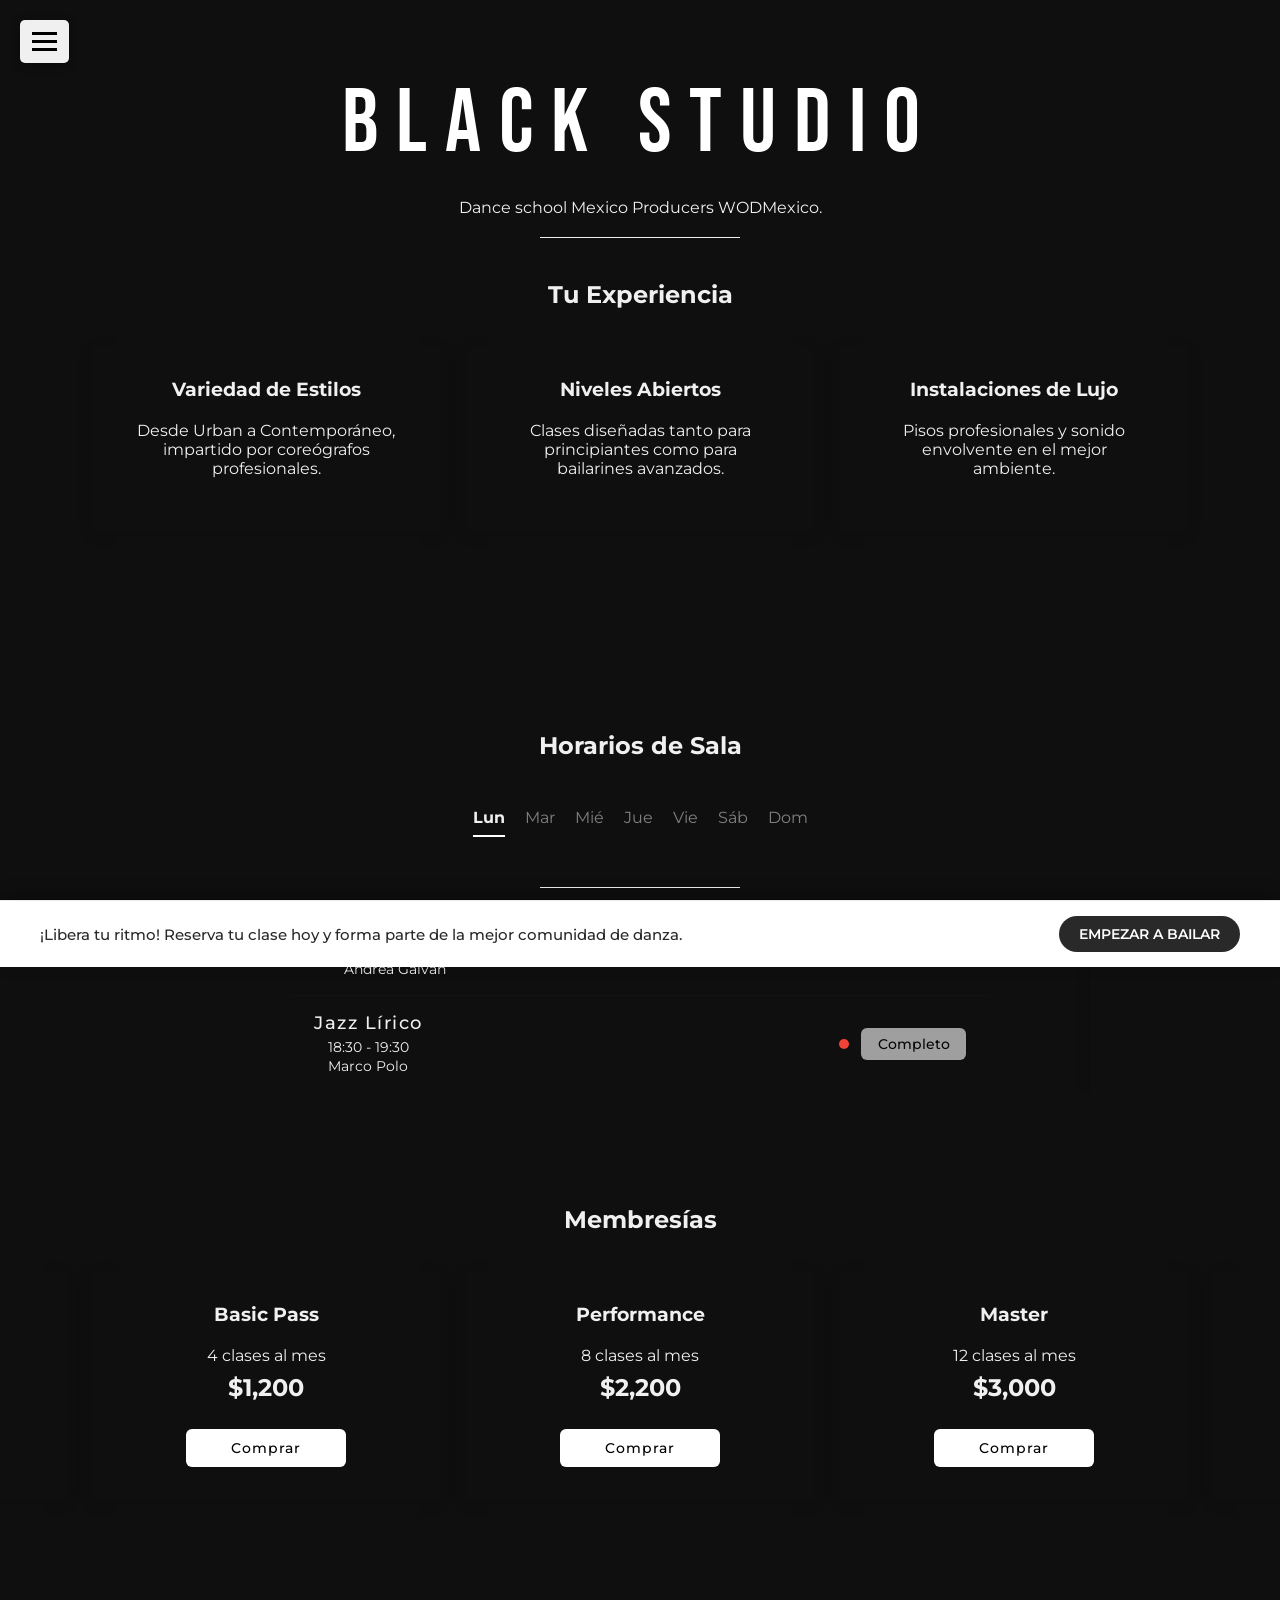
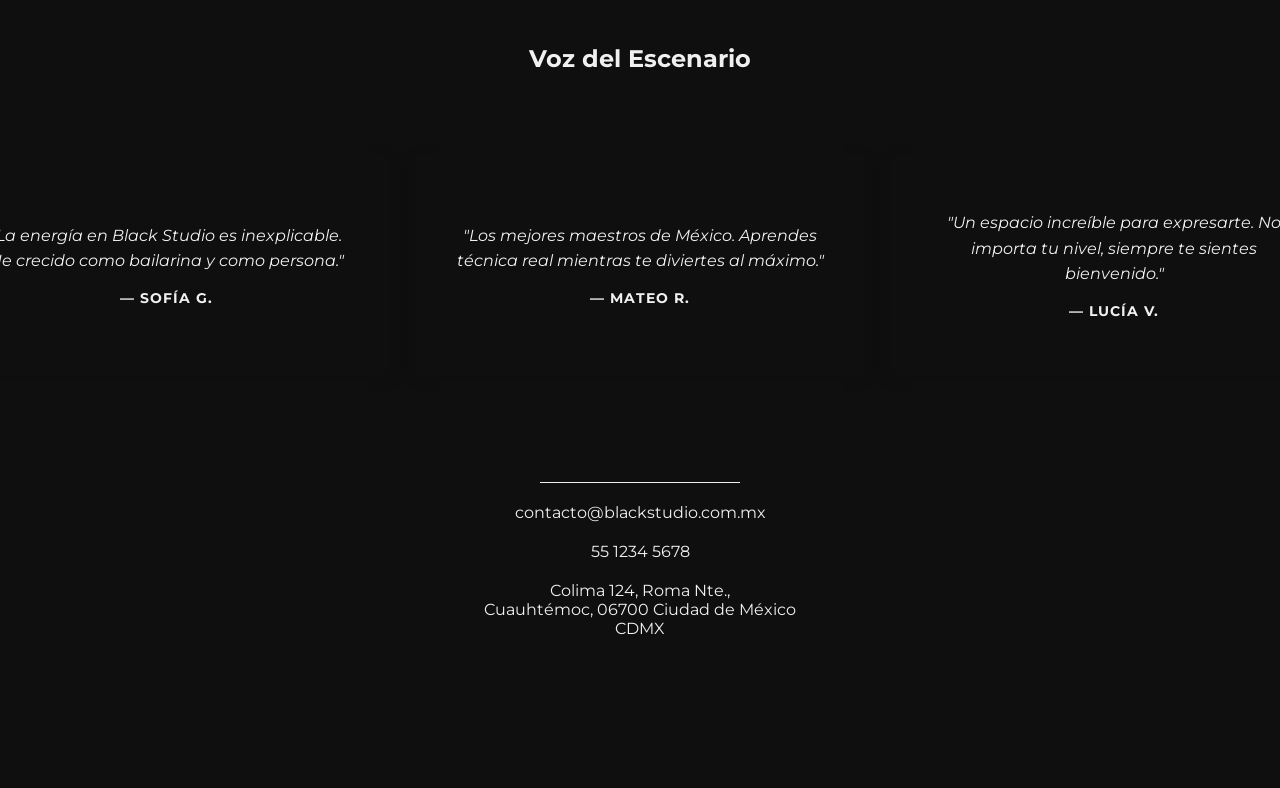
<file: index.html>
<!DOCTYPE html>

<html>

<head>
  <title> BLACK STUDIO | Dance & Art </title>
  <meta charset = "UTF-8">
  <meta name="viewport" content="width=device-width, initial-scale=1.0">
  <link rel="stylesheet" href="style.css">
</head>

<body>

  <div class="menu-button" id="menuButton">
    <div class="bar"></div>
    <div class="bar"></div>
    <div class="bar"></div>
  </div>

  <div class="slide-menu" id="slideMenu">
    <div class="menu-content">
      <h3>Explore</h3>
      <ul class="menu-links">
         <li><a href="/home/">Home</a></li>
        <li><a href="/worldofdance/">WorldOfDance</a></li>
        <li><a href="/blackhouse/">BlackHouse</a></li>
        <li><a href="/blackwarriors/">BlackWarriors</a></li>
        <li><a href="/blackagency/">BlackAgency</a></li>
      </ul>
    </div>
  </div>
  
  <div class="overlay" id="overlay"></div>
    
  <div>
    <h1>BLACK STUDIO</h1>
    <p>Dance school Mexico Producers WODMexico.</p>
    
    <hr class="fine-line">
  </div>
  
  <div class="floating-banner">
  <div class="banner-content">
    <p>¡Libera tu ritmo! Reserva tu clase hoy y forma parte de la mejor comunidad de danza.</p>
    
    <div class="cta-container">
      <a href="https://wa.me/525530510505?text=Hola,%20quiero%20información%20sobre%20las%20clases%20en%20Black%20Studio"  class="cta-button">Empezar a bailar</a>
    </div>
  </div>
</div>

  <section class="benefits">
    <h2>Tu Experiencia</h2>
    <div class="benefits-container">
      <div class="benefit-item">
        <h3>Variedad de Estilos</h3>
        <p>Desde Urban a Contemporáneo, impartido por coreógrafos profesionales.</p>
      </div>
      
      <div class="benefit-item">
        <h3>Niveles Abiertos</h3>
        <p>Clases diseñadas tanto para principiantes como para bailarines avanzados.</p>
      </div>
      
      <div class="benefit-item">
        <h3>Instalaciones de Lujo</h3>
        <p>Pisos profesionales y sonido envolvente en el mejor ambiente.</p>
      </div>
    </div>
  </section>
  

 <div data-key="Black" class="ft" id="ftfe1aa3b">
 </div>
 <script src="https://wdg.fouita.com/widgets/0x3df976.js"></script>
 
   
   
  <div class="schedule-section">
    <h2>Horarios de Sala</h2>
    <div class="day-selector" id="daySelector"></div>

    <hr class="fine-line">

    <div class="schedule-slider" id="scheduleSlider"></div>
  </div>

    <section class="pricing">
    <h2>Membresías</h2>
    <div class="pricing-slider">

      <div class="pricing-card">
        <h3>Drop-in</h3>
        <p>Clase suelta</p>
        <span class="price">$170</span>
        <button class="cta-btn">Comprar</button>
      </div>

      <div class="pricing-card">
        <h3>Basic Pass</h3>
        <p>4 clases al mes</p>
        <span class="price">$1,200</span>
        <button class="cta-btn">Comprar</button>
      </div>

      <div class="pricing-card">
        <h3>Performance</h3>
        <p>8 clases al mes</p>
        <span class="price">$2,200</span>
        <button class="cta-btn">Comprar</button>
      </div>

      <div class="pricing-card">
        <h3>Master</h3>
        <p>12 clases al mes</p>
        <span class="price">$3,000</span>
        <button class="cta-btn">Comprar</button>
      </div>

      <div class="pricing-card">
        <h3>Black Pass</h3>
        <p>Clases ilimitadas</p>
        <span class="price">$4,000</span>
        <button class="cta-btn">Comprar</button>
      </div>

    </div>
  </section>

  <section class="testimonials">
    <h2>Voz del Escenario</h2>
      <div class="testimonial-slider">  
      
        <div class="testimonial-card">
            <p>"La energía en Black Studio es inexplicable. He crecido como bailarina y como persona."</p>
            <span>— Sofía G.</span>
        </div>
        
        <div class="testimonial-card">
          <p>"Los mejores maestros de México. Aprendes técnica real mientras te diviertes al máximo."</p>
          <span>— Mateo R.</span>
        </div>
      
        <div class="testimonial-card">
          <p>"Un espacio increíble para expresarte. No importa tu nivel, siempre te sientes bienvenido."</p>
          <span>— Lucía V.</span>
        </div>
        
      </div>   
  </section>
  
    <hr class="fine-line">
    <p> contacto@blackstudio.com.mx </p>
  
    <p> 55 1234 5678 </p>
    
    <p>
    Colima 124, Roma Nte., <br>
    Cuauhtémoc, 06700 Ciudad de México<br>
    CDMX
    </p>
  
  <script src="js/main.js"></script>
  <script src="js/schedule.js"></script>

</body>

</html>
</file>
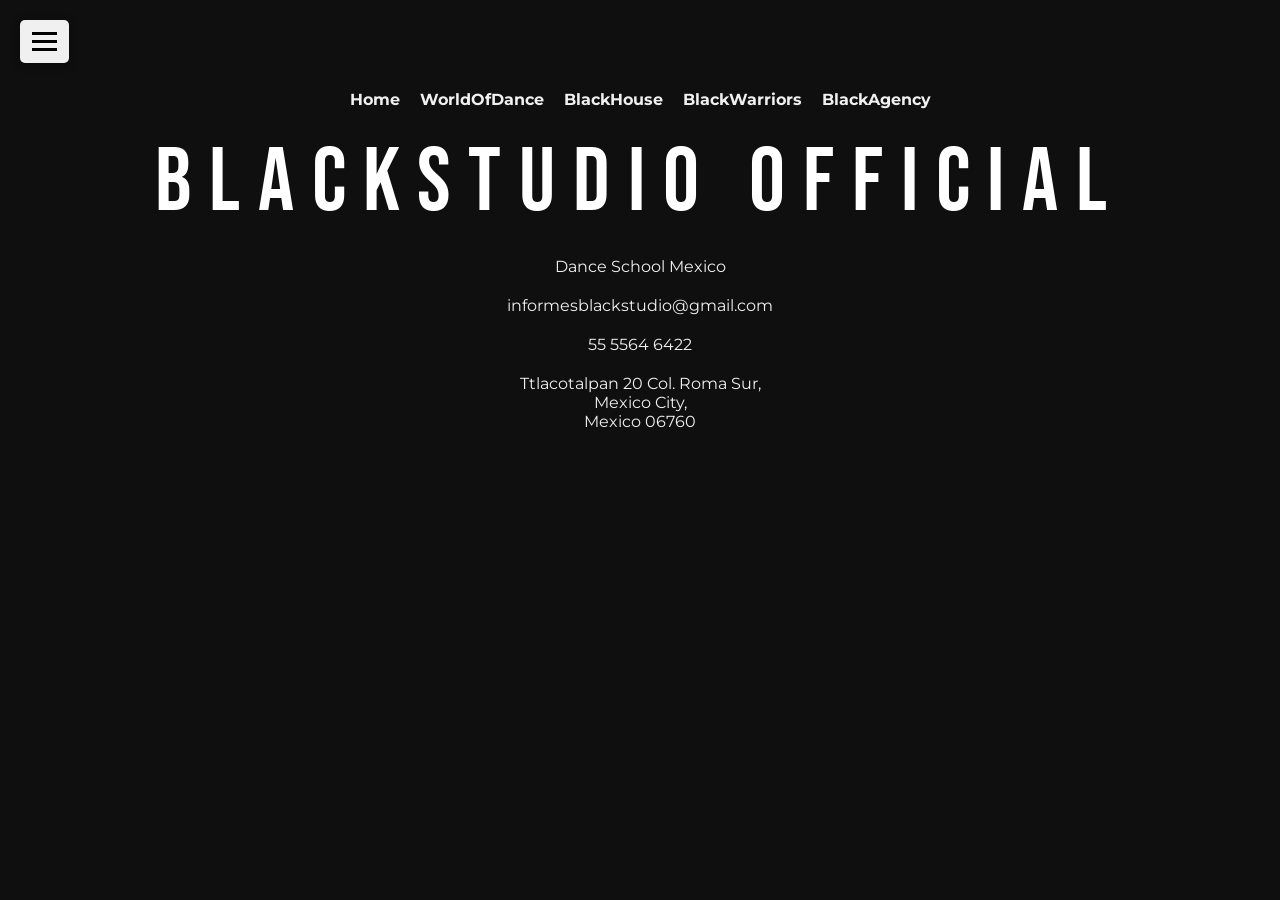
<file: index(2).html>
<!-- Blackstudio Website Prototype -->
<!-- Declaring HTML5 type document -->
<!DOCTYPE html>
<!--  -->

<!-- HTML content framework -->
<html>

<!-- Metadata: Contains document information, not displayed on website -->
<head>
  <!-- Browser tab title and search result title -->
  <title> BLACKSTUDIO official</title>
  <!--  Self-closing meta tag for metadata: <meta attribute="value"> -->
  <meta charset = "UTF-8">
  <meta name="viewport" content="width=device-width, initial-scale=1.0">
  <!-- Link to external CSS file -->
  <link rel="stylesheet" href="style.css">
</head>

<!-- Webpage visible content -->
<body>

  <!-- INTRODUCTION -->
  
  <!-- HAMBURGER MENU BUTTON (MOBILE) -->
  <div class="menu-button" id="menuButton">
    <div class="bar"></div>
    <div class="bar"></div>
    <div class="bar"></div>
  </div>

  <!-- Slide-out Menu (contains navigation for mobile) -->
  <div class="slide-menu" id="slideMenu">
    <button class="close-button" id="closeButton">✕</button>
    <div class="menu-content">
      <h3>Menu</h3>
      <!-- This UL is identical to your desktop navigation -->
      <ul class="menu-links">
        <li><a href="/home/">Home</a></li>
        <li><a href="/worldofdance/">WorldOfDance</a></li>
        <li><a href="/blackhouse/">BlackHouse</a></li>
        <li><a href="/blackwarriors/">BlackWarriors</a></li>
        <li><a href="/blackgency/">BlackAgency</a></li>
      </ul>
    </div>
  </div>
  
  <!-- Overlay (darkens page when menu is open) -->
  <div class="overlay" id="overlay"></div>
  
   <!-- INTRODUCTION - DESKTOP (visible only on desktop) -->
  <header>
    <!-- Set of navigation links / navigation menus-->
    <nav>
      <!-- unordered list (bullet points) -->
      <ul>
      <!-- anchor link <a> starts the link element -->
      <li><a href="/home/">Home</a></li>
        <li><a href="/worldofdance/">WorldOfDance</a></li>
        <li><a href="/blackhouse/">BlackHouse</a></li>
        <li><a href="/blackwarriors/">BlackWarriors</a></li>
        <li><a href="/blackgency/">BlackAgency</a></li>
      </ul>
    </nav>
  </header>
    
  <!-- TITLE SECTION -->
  
  <!-- Division/Container grouping elements together -->
  <div>
    <!-- Title -->
    <h1>BLACKSTUDIO official</h1>
    <!-- Paragraph -->
    <p>Dance School Mexico</p>
  </div>
  
  <!-- INSTAGRAM FEED -->
  
  <!-- Division/Container  -->
  <!-- -->
  <!-- data-key: Custom data attribute (user-defined) used by JapaScript widget (mini appplication) -->
  <!-- class attribute: ft ("fouita") for css styling or JavaScript selection -->
  <!-- id: unique identifier name to define variabe name -->
  <div data-key="Dark Instagram Feed  " class="ft" id="ftfe1aa3b"></div>
  <!-- script tag calling code content from another JavaScript File-->
  <script src="https://wdg.fouita.com/widgets/0x3df976.js"></script>
 
  <!-- FOOTER SECTION -->
  <footer>
  
    <p>informesblackstudio@gmail.com</p>
    <p>55 5564 6422</p>
    <p>
    Ttlacotalpan 20 Col. Roma Sur, <br>
    Mexico City, <br>
    Mexico 06760
    </p>
    
  </footer> 
  
  <!-- CALL SCRIPTS -->
  <script src="js/menu.js"></script>

</body>

</html>
</file>
<file: style.css>
/* Import fonts*/
@import url('https://fonts.googleapis.com/css2?family=Bebas+Neue&family=Montserrat:wght@300;400;700&display=swap');

:root {
  /* Deep Obsidian / Black */
  --background-color: rgba(15, 15, 15, 1);  
  
  /* Crisp Off-White for high legibility */
  --font-color: rgba(240, 240, 240, 1);           
  
  /* A subtle Gold/Champagne accent for buttons and hover */
  --hover-color: rgba(193, 162, 105, 1);

  /* Pure White for bold headers */
  --header-color: rgba(255, 255, 255, 1); 
  
  /* Slightly lighter charcoal for banners/cards to create depth */
  --banner-color: rgba(255, 255, 255, 1);
  
  /* White text for the banner */
  --banner-font: rgba(30, 30, 30, 0.95);
}
  
 /* ========================================
 FONTS
 ======================================== */

/* MAIN TITLE <h1> tag (for screens larger than 900px)
* IMPORTANT: h1 sizing overriden in media queries for different screen widths*/

h1 {                             /* Styles for the main heading */
  font-family: 'Bebas Neue', sans-serif; /* Uses Tenor Sans, falls back to sans-serif */
  font-weight: 400;               /* Tenor Sans typically uses a regular weight for this look */
  letter-spacing: 0.2em;          /* Adds wide spacing to match the 'Z A N N A' style */
  color: var(--header-color);   
  font-size: 7vw;
}

body {
  /* Styles for the main body element */
  background-color: var(--background-color);    /* Sets entire page background to Light Brown */
  color: var(--font-color);              /* Sets text to Dark Brown for readability */
  font-family: 'Montserrat', sans-serif; /* Uses Montserrat font, falls back to any sans-serif */
  text-align: center;             /* Centers all text in the body */
  padding-bottom: 130px;
  margin-top: 70px; /* Adjust the 50px to whatever height you need */
}


/* ========================================
   GENERAL STYLES
======================================== */

html {
  scroll-behavior: smooth; /* Makes all internal jumps feel fluid and expensive */
}

* {                               /* Selects ALL elements on the page */
  margin: 0;                      /* Removes default margin spacing from all elements */
  box-sizing: border-box;         /* Includes padding and border in element's total width/height */
  padding: 0;                     /* Removes default padding spacing from all elements */
  text-align: center;             /* Centers all text content by default */
}
 
 nav {                            /* Styles for the navigation container */
  display: flex;                  /* Uses flexbox layout for the nav */
  justify-content: center;        /* Centers the ul inside the nav horizontally */
}

nav ul {                          /* Styles for unordered lists inside navigation */
  list-style: none;               /* Removes bullet points from list items */
  display: flex;                  /* Displays list items in a horizontal row */
  gap: 20px;                      /* Adds 20px space between each list item */
  padding: 20px;                  /* Adds 20px space inside the ul around all sides */
}

nav a {                           /* Styles for anchor links inside navigation */
  color:  var(--font-color);                   /* Sets link text color to white */
  text-decoration: none;          /* Removes the default underline from links */
  font-weight: bold;              /* Makes link text bold */
}

/* HOVER EFFECTS for 
 * :hover is a pseudo-class (state-based selector) --> Applies styles when mouse hovers over the element-links 
*/
nav a:hover {                     /* Applies when mouse hovers over navigation links */
  color: var(--hover-color);                    /* Changes link color to medium gray on hover */
}

p {                               /* Styles for paragraph elements */
  margin: 20px;                   /* Adds 20px margin around all sides of paragraphs */
  color: var(--font-color);                       /* Sets paragraph text color to light gray */
}

.fine-line {
  border: 0;
  height: 1px;
  background: var(--font-color); /* Use a soft grey or your brand color */
  width: 200px;       /* Keeps it "minimalist" and centered */
  margin: 10px auto; /* Adjusts spacing above/below and centers it */
}

/* ========================================
   BENEFITS (Slider Version)
   ======================================== */
   
/* Entire benefits section */   
.benefits {
  text-align: center;
  padding: 2em 0;
  overflow: hidden; /* Prevents page-wide horizontal scrolling */
}

/* 'Ofrecemos' header*/
.benefits h2 {
  margin-bottom: 0.5em;
  color: var(--font-color);
}

/* sliding container containing individual cards */
.benefits-container {
  display: flex !important;
  flex-direction: row !important; /* Force horizontal even on mobile */
  overflow-x: auto;             /* Enable horizontal swipe */
  scroll-snap-type: x mandatory; /* Magnet effect */
  gap: 1.5em;
  padding: 1.5em 15% 3em 15%;   /* 15% side padding for the "center" effect */
  scrollbar-width: none;        /* Hide scrollbar Firefox */
  -ms-overflow-style: none;     /* Hide scrollbar Edge */
}

.benefits-container::-webkit-scrollbar {
  display: none;                /* Hide scrollbar Chrome/Safari */
}

/* Individual benefits card */
.benefit-item {
  flex: 0 0 75%;                /* Card takes up 75% of view */
  scroll-snap-align: center;    /* Magnet snap to center */
  padding: 2em 1.5em;
  border-radius: 0;             /* ZANNA sharp edges */
  box-shadow: 0 4px 15px rgba(0, 0, 0, 0.08);
  border: 1px solid rgba(0, 0, 0, 0.05);
  text-align: center;
}

.benefit-item:hover {
  transform: translateY(-2px); /* Subtle lift effect */
  box-shadow: 0 4px 12px rgba(0, 0, 0, 0.15);
}

/* --- COMPUTER SCREENS (Desktop adjustments) --- */
@media (min-width: 769px) {
  .benefit-item {
    flex: 0 0 350px;            /* Fixed elegant width on computers */
  }
  
  .benefits-container {
    padding-inline: 20%;        /* More "peek" space on larger screens */
  }
}

/* ========================================
   CLASS SCHEDULES
   ======================================== */
/* Main schedule section in index.html*/
.schedule-section {
  max-width: 900px;
  margin: 0 auto
}

/* 'Horarios' header*/
.schedule-section h2 {
  margin-bottom: 2em;
  color: var(--font-color);
  margin-top: 5em
}
/*Container for day "Tabs" (the buttons labeled DOM 22, LUN 23, MAR 24, etc.) in index.html*/
.day-selector {
  display: flex;
  justify-content: center;
  gap: 20px;
  padding-bottom: 30px;
  /*border-bottom: 1px solid var(--header-color);*/
  margin-bottom: 20px;
}

/* Tab for they day's name on top of the class schedules */
.day-tab {
  cursor: pointer;
  padding-bottom: 8px;
  opacity: 0.5;
  text-align: center;
  transition: all 0.3s ease;
}

/* Active day */
.day-tab.active {
  opacity: 1;
  font-weight: bold;
  border-bottom: 2px solid var(--header-color);
}

/*A long horizontal row of slides (days) that moves back and forth in index.html*/
.schedule-slider {
  display: flex;
  overflow-x: auto;
  scroll-behavior: smooth;
  scroll-snap-type: x mandatory; /* You already have this */
  -webkit-overflow-scrolling: touch; /* Makes the magnet feel smoother on iPhones */
  scrollbar-width: none; /* Hide scrollbar for Chrome/Safari below */
  margin-bottom: 80px; /* Pushes the next section further down */
}

.schedule-slider::-webkit-scrollbar { display: none; }

/* Main container for one class entry (e.g., Yin Yoga) in schedule.js */
.schedule-row {
  display: flex;
  flex-direction: row;   /* Stacks the text and button vertically */
  align-items: center;       /* Centers the text and button horizontally */
  padding: 1rem 1.5rem; /* 15px top/bottom, 5% left/right */
  border-bottom: 1px solid rgba(61, 61, 61, 0.1); /* Adds a very light divider line */
  justify-content: space-between; /* Pushes text to left and buttons to right */
  transition: background-color 0.6s ease;
  box-sizing: border-box;
  max-width: 700px;
  margin: 0 auto; /* Centers the restricted row within the section */
}

/* Class-info container with class name, schedule and teacher*/
.class-info {
  flex: 1; 
  text-align: left;
  padding-right: 20px; /* Space between text and the dot/button area */
  min-width: 0; /*Allows text to truncate or wrap instead of pushing the button */
  padding: 0;
}

/* Class-info container with class name, schedule and teacher*/
.class-info h3 {
  font-size: clamp(0.9rem, 2.5vw, 1.1rem);
  margin: 0 0 5px 0;         /* Removes top margin, adds space below for the time */
  font-weight: 500;
  letter-spacing: 1.5px;
}

/* Time and instructor */
.class-info p {
  font-size: clamp(0.75rem, 2vw, 0.85rem);  margin: 4px 0;              /* Tight spacing between the time line and instructor line */
  line-height: 1.4;
  margin: 0;
}


/* Subtle hover effect for the whole row 
.schedule-row:hover {
  background-color: rgba(255, 255, 255, 0.3); 
} */

/* Remove the line from the last class so it doesn't look cut off */
.schedule-row:last-child {
  border-bottom: none;
}

/* Container for all class rows of a specific day in schedule.js*/
.day-environment {
  min-width: 100%;
  flex-shrink: 0;
  scroll-snap-align: start;   /* The "magnet" locks to the start of the element */
  scroll-snap-stop: always;    /* Prevents the user from accidentally skipping days */
  overflow: hidden;  /* Prevents any internal "leakage" of width */
}

/* Container to keep dot and reserve-button aligned */
.class-actions {
  display: flex;
  align-items: center;
  justify-content: center;
  gap: 0.8em; /* Space between the green dot and the button */
  /*width: 8em;  Fixed width ensures all buttons line up vertically */
  flex-shrink: 0; /* Prevents the button area from being squeezed */
  min-width: auto;
  margin-left:1rem;
  width: auto;
}

/* The Base Shape of the dot */
.status-dot {
  width: 10px;
  height: 10px;
  border-radius: 50%; /* Makes it a perfect circle */
  display: inline-block;
}

/* The Green Color logic */
.status-dot.green {
  background-color: #4CAF50; /* A clean, "Yoga" Zen green */
  box-shadow: 0 0 8px rgba(76, 175, 80, 0.5); /* Optional: Subtle glow */
}

/* Ready for future status colors */
.status-dot.orange { background-color: #FF9800; }
.status-dot.red { background-color: #F44336; }

/* Reserve button */
.btn-reserve {
  background-color: var(--header-color);
  color: black; 
  border: none;
  padding: 0.6em 1.2em;
  border-radius: 6px;
  font-family: inherit;
  font-weight: 500;
  cursor: pointer;
  font-size: 0.85rem; /* Slightly smaller base font */
}

/* This targets ONLY buttons that have the 'disabled' attribute */
.btn-reserve:disabled {
  background-color: var(--header-color);
  cursor: not-allowed;
  opacity: 0.6;
}

.btn-reserve:hover {
  opacity: 0.8;
  transform: translateY(-2px); /* Subtle lift effect */
  box-shadow: 0 4px 12px rgba(0, 0, 0, 0.15);
}

.btn-reserve:active {
  transform: translateY(0); /* "Pressed" look when clicking */
}

/* Targets screens wider than 900px */
@media (min-width: 900px) {
  .schedule-row {
    gap: 4rem;              /* Creates a consistent, elegant space between them */
  }

  .day-environment {
  border-radius: 0;          /* Sharp corners for the boutique look */
  box-shadow: 0 4px 15px rgba(0, 0, 0, 0.08);
  border: 1px solid rgba(0, 0, 0, 0.05);

}
  .class-info {
    flex: 0 1 auto;         /* Prevents the text from taking up all empty space */
    text-align: right;      /* Optional: aligns text toward the button for a premium look */
  }
}

/* Targets screens between 400px and 899px */
@media screen and (min-width: 400px) and (max-width: 899px) {
  .schedule-row {
    /* 1. Reset padding to match your standard look */
    padding: 1rem 1.5rem; 
    /* 2. Set a comfortable width that keeps content centered */
    /* Instead of 100%, we use 90% to create a natural side gutter */
    width: 90%; 
    max-width: 600px; 
    /* 3. Ensure the horizontal centering is active */
    margin: 0 auto;
    /* 4. Ensure space stays balanced between text and button */
    justify-content: space-between;
  }

  .class-info {
    /* Ensure text stays left-aligned within its half of the centered row */
    text-align: left;
  }
}

/* ========================================
   TESTIMONIALS
   ======================================== */
   
/* Entire testimonials container */
.testimonials {
  text-align: center;
  padding: 4em 0; /* Vertical breathing room */
  overflow: hidden; /* Keeps the slider from causing page horizontal scroll */
}
/* Header 'Nuestra comunidad opina */
.testimonials h2 {
  margin-bottom: 2em;
  color: var(--font-color);
}

/* --- THE SLIDER TRACK (The Horizontal Axis) --- */
/* Sliding container with all testimonial cards */
.testimonial-slider {
  display: flex;
  overflow-x: auto;          /* Enables the actual swipe/scroll */
  scroll-snap-type: x mandatory; /* The "Magnet" effect to snap boxes in place */
  gap: 1.5em;                /* Space between cards based on text size */

  padding: 2em 15%;   /*Horizontal padding allows the first/last cards 
     to sit in the center of the screen */
  
  /* Matches the padding so the snap point is also centered */
  scroll-padding-inline: 15%;
  scrollbar-width: none;     /* Hides scrollbar on Firefox */
  -ms-overflow-style: none;  /* Hides scrollbar on Edge */
}

/* Hides scrollbar on Chrome, Safari, and Opera */
.testimonial-slider::-webkit-scrollbar {
  display: none;
}

/* Individual testimonial cards*/
.testimonial-card {
  flex: 0 0 75%;             /* Card takes 85% of screen (shows "peek" of next) */
  scroll-snap-align: center; /* Ensures card snaps to middle of screen */
  padding: 2.5em 1.5em;      /* Relative padding that grows with text */
  border-radius: 0;          /* Sharp corners for the boutique look */
  box-shadow: 0 4px 15px rgba(0, 0, 0, 0.08);
  border: 1px solid rgba(0, 0, 0, 0.05);
  display: flex;
  flex-direction: column;
  justify-content: center;
}

.testimonial-card:hover {
  opacity: 0.8;
  transform: translateY(-2px); /* Subtle lift effect */
  box-shadow: 0 4px 12px rgba(0, 0, 0, 0.15);
}

/* Testimonial quotes */
.testimonial-card p {
  line-height: 1.6;
  max-width: 45ch;           /* Typography "Golden Range" */
  margin: 0 auto 1em auto;
  font-style: italic;        /* Distinguishes the quote from other text */
}

/* Testimonial author */
.testimonial-card span {
  display: block;
  font-weight: bold;
  text-transform: uppercase;
  letter-spacing: 1px;
  font-size: 0.85em;
  color: var(--font-color);
}

/* --- COMPUTER SCREENS (Min-width: 769px) --- */
@media (min-width: 769px) {
  .testimonial-slider {
    justify-content: center; /* Centers cards if there are only a few */
    padding: 2em 10%;       /* Larger side padding on desktop */
  }

  .testimonial-card {
    flex: 0 0 450px;         /* Fixed elegant width on large screens */
    padding: 3.5em 2.5em;    /* More luxurious spacing on desktop */
  }
}

/* ========================================
   PRICING SECTION
   ======================================== */

.pricing {
  text-align: center;
  padding: 2em 0;
  overflow: hidden;
}

.pricing h2 {
  margin-bottom: 0.5em;
  color: var(--font-color);
}

/* --- THE SLIDER TRACK --- */
.pricing-slider {
  display: flex !important;
  flex-direction: row !important;
  overflow-x: auto;
  scroll-snap-type: x mandatory;
  gap: 1.5em;
  padding: 1.5em 15% 3em 15%;
  scrollbar-width: none;
  -ms-overflow-style: none;
}

.pricing-slider::-webkit-scrollbar {
  display: none;
}

/* Individual pricing cards */
.pricing-card {
  flex: 0 0 75%;
  scroll-snap-align: center;
  padding: 2em 1.5em;
  border-radius: 0; 
  box-shadow: 0 4px 15px rgba(0, 0, 0, 0.08);
  border: 1px solid rgba(0, 0, 0, 0.05);
  text-align: center;
  display: flex;
  flex-direction: column;
  justify-content: center;
}

.pricing-card:hover {
  transform: translateY(-2px); /* Subtle lift effect */
  box-shadow: 0 4px 12px rgba(0, 0, 0, 0.15);
}

.pricing-card h3 {
  color: var(--font-color);
  font-size: 1.2 em;
}

.pricing-card p {
  color: var(--font-color);
  font-size: 1.2 em;
  margin-bottom: 0.5em;
}

/* Price Styling */
.pricing-card .price {
  font-size: 1.5em;
  font-weight: bold;
  color: var(--font-color);
}

/* Button Styling */
.cta-btn {
  background: var(--header-color);
  color: black;
  border: none;
  padding: 0.8em 2.5em;
  border-radius: 6px;
  font-family: inherit;
  font-size: 0.85em;
  font-weight: 500;
  transition: opacity 0.3s ease;
  letter-spacing: 1px;
  cursor: pointer;
  transition: opacity 0.3s;
  margin-top: 2em;  /*adds space above*/
  align-self: center; /* keeps button centered */
  min-width: 160px  /*ensures button does't get too small on small screens */
}

.cta-btn:active{
  transform: translateY(0); /* "Pressed" look when clicking */
}

.cta-btn:hover {
  opacity: 0.8;
  transform: translateY(-2px); /* Subtle lift effect */
  box-shadow: 0 4px 12px rgba(0, 0, 0, 0.15);
}

/* --- COMPUTER SCREENS --- */
@media (min-width: 769px) {
  .pricing-slider {
    justify-content: center;
    padding-inline: 20%;
  }

  .pricing-card {
    flex: 0 0 350px; /* Slimmer cards for desktop to fit more side-by-side */
  }
}

/* ========================================
   FLOATING BANNER
   ======================================== */

/* Floating banner container - this creates a bar that stays at the bottom of the screen */
.floating-banner {
  position: fixed;  /* Makes the banner stay in one place even when scrolling */
  bottom: 0;        /* Positions the banner at the very bottom of the viewport */
  left: 0;          /* Aligns banner to the left edge */
  width: 100%;      /* Makes banner stretch across the full width of the screen */
  background: var(--banner-color);  /* Uses a CSS variable for banner background color - you can replace this with a specific color like #000000 or #333 */
  backdrop-filter: blur(10px); /* Adds a frosted glass effect by blurring content behind the banner */
  border-top: 1px solid #eaeaea; /* Adds a thin light gray line at the top of banner */
  padding: 15px 20px; /* Adds space inside banner: 15px top/bottom, 20px left/right */
  z-index: 1000; /* Controls stacking order - higher number means banner appears above other content */
  box-shadow: 0 -5px 15px rgba(0,0,0,0.3); /* Adds shadow above banner: X offset, Y offset, blur, color */
  transform: translateY(100%);      /* Pushes the banner completely off-bottom */
  transition: transform 0.6s cubic-bezier(0.25, 1, 0.5, 1); /* Professional "springy" ease */
}

.floating-banner.visible {
  transform: translateY(0);         /* Brings it back to its natural position */
}

/* Container for all the content inside the banner (text and button) */
.banner-content {
  display: flex;           /* Uses flexbox layout to arrange children horizontally */
  justify-content: space-between; /* Pushes children apart: text on left, button on right */
  align-items: center;      /* Vertically centers all children in the container */
  max-width: 1200px;        /* Prevents content from stretching too wide on large screens */
  margin: 0 auto;          /* Centers the content block horizontally (0 top/bottom, auto left/right) */
}

/* Styles for the paragraph text inside the banner */
.banner-content p {
  margin: 0;               /* Removes default paragraph margins */
  font-size: 0.95rem;      /* Sets text size to 95% of root font size (usually about 15px) */
  font-weight: 500;        /* Sets text to medium boldness (500 out of 900) */
  color: var(--banner-font); /* Uses CSS variable for text color - replace with color like #ffffff */
}

/* Container for the button and any other right-side elements */
.cta-container {
  display: flex;           /* Arranges button and other elements horizontally */
  align-items: center;      /* Vertically centers items in the container */
  gap: 20px;               /* Adds 20px space between items (like between button and icon if added) */
}

/* Styles for the call-to-action button */
.cta-button {
  background: var(--banner-font); /* Replace this with your button color, e.g., #ff0000 for red */
  color: white;            /* Text color inside button - change to your preference */
  padding: 10px 20px;      /* Space inside button: 10px top/bottom, 20px left/right */
  text-decoration: none;    /* Removes underline from link */
  border-radius: 50px;     /* Makes button edges super round for pill shape (use 5px for slightly round, 0 for square) */
  font-weight: 600;        /* Makes text semi-bold (600 out of 900) */
  font-size: 0.85rem;      /* Sets text size smaller (about 13-14px) */
  text-transform: uppercase; /* Transforms text to ALL CAPS */
  transition: all 0.3s cubic-bezier(0.4, 0, 0.2, 1); /* This makes the hover look smooth */
}

.cta-button:hover {
  background-color: #1A1A1A; /* Darkens slightly */
  transform: translateY(-2px); /* Subtle lift effect */
  box-shadow: 0 4px 12px rgba(0, 0, 0, 0.15);
}

/* Media query - only applies styles when screen width is 768px or less (mobile devices) */
@media (max-width: 768px) {
  /* Mobile styles for banner content container */
  .banner-content {
    flex-direction: column; /* Stacks children vertically instead of horizontally */
    gap: 10px;              /* Adds space between stacked elements */
    text-align: center;     /* Centers text horizontally */
  }
  /* Note: The button will automatically stack below text due to flex-direction: column */
}

/* ========================================
   SLIDE MENU BASE STYLES
   ======================================== */

/* Base styles for slide menu - these apply on ALL devices */
.slide-menu {                     /* Styles for the sliding menu container (BASE CLASS)*/
  position: fixed;                /* Positions menu relative to viewport (stays in place when scrolling) */
  top: 0;                         /* Aligns menu to the top of the screen */
  width: 280px;                   /* Sets menu width to 280 pixels */
  height: 100vh;                  /* Sets menu height to 100% of viewport height */
  background-color: var(--font-color);        /* Sets menu background */
  z-index: 1001;                  /* Places menu above most other elements (higher number = more forward) */
  padding: 70px 20px 30px 20px;   /* Adds 70px top, 20px left/right, 30px bottom padding */
  box-shadow: 2px 0 15px rgba(0, 0, 0, 0.5);  /* Adds shadow to right side: 2px right, 0 down, 15px blur, 50% opaque black */
  overflow-y: auto;               /* Adds vertical scrollbar if content overflows */
  text-align: left;               /* Left-aligns text in the menu */
  left: -100%;
  transition: left 0.4s ease-in;   /* SLOWER exit when class is removed */
}

.slide-menu.open {                /* Applied when menu has "open" class via JavaScript (STATE CLASS) */
  left: 0;                        /* Moves menu to 0 from left (slides it onto screen) */
  transition: left 0.7s ease-out;  /* FAST entrance when class is added */
}

/* Menu button base styles */
.menu-button {                    /* Styles for the hamburger menu button */
  position: fixed;                /* Positions button relative to viewport (stays in place) */
  top: 20px;                      /* Places button 20px from top of screen */
  left: 20px;                     /* Places button 20px from left of screen */
  z-index: 1000;                  /* Places button above most elements (but below slide-menu) */
  cursor: pointer;                /* Changes cursor to pointer/hand when hovering */
  padding: 12px;                  /* Adds 12px padding inside button on all sides */
  background-color: var(--font-color); ;  /* Sets background to black with 90% opacity */
  border-radius: 5px;             /* Rounds the corners by 5 pixels */
  flex-direction: column;         /* Stacks child elements (bars) vertically */
  gap: 5px;                       /* Adds 5px space between each bar */
  display: none;                  /* Hidden by default (shown only on mobile) */
  display: flex !important;  /* Makes hamburger button visible on mobile */
  border: none; /* Removes the default border */
  outline: none;       /* Removes the blue/black focus ring */
  filter: drop-shadow(0px 2px 4px rgba(0, 0, 0, 0.4));
}

.menu-button .bar {               /* Styles for the three bars inside hamburger button (DESCENDANT SELECTOR) */
  width: 25px;                    /* Sets bar width to 25 pixels */
  height: 3px;                    /* Sets bar height to 3 pixels */
  background-color: black;        /* Sets bar color to white */
}

/* Overlay base styles */
.overlay {                        /* Styles for the dark overlay when menu is open */
  position: fixed;                /* Positions overlay relative to viewport */
  top: 0;                         /* Starts overlay at top of screen */
  left: 0;                        /* Starts overlay at left of screen */
  width: 100%;                    /* Makes overlay full screen width */
  height: 100%;                   /* Makes overlay full screen height */
  background-color: rgba(var(--background-color-rgb), 0.9);
  z-index: 999;                   /* Places overlay below menu (1001) but above other content */
  display: none;                  /* Hidden by default */
  backdrop-filter: blur(3px);     /* Adds 3px blur effect to content behind overlay */
}

.overlay.show {                   /* Applied when overlay has "show" class (via JavaScript) */
  display: block;                 /* Makes overlay visible as block */
}

/* Menu content styles */
.menu-content {                   /* Styles for the content container inside slide menu */
  text-align: left;               /* Left-aligns all text in menu content */
  color: var(--background-color);                   /* Sets text color to white */
}

.menu-content h3 {                /* Styles for h3 headings inside menu content */
  color: var(--background-color);                   /* Sets heading text color to white */
  font-size: 18px;                /* Sets font size to 18 pixels */
  margin: 20px 0 15px 0;          /* Adds 20px top, 15px bottom margin (0 left/right) */
  text-transform: uppercase;      /* Transforms text to ALL CAPS */
  letter-spacing: 2px;            /* Adds 2px space between letters */
  border-bottom: 2px solid var(--background-color);  /* Adds 2px solid dark gray line below heading */
  padding-bottom: 8px;            /* Adds 8px padding below text before border */
  text-align: left;               /* Left-aligns the heading text */
}

.menu-links {                     /* Styles for the menu links list */
  list-style: none;               /* Removes bullet points from list */
  margin: 0;                      /* Removes default margin */
  padding: 0;                     /* Removes default padding */
}

.menu-links li {                  /* Styles for each list item in menu */
  margin: 0;                      /* Removes default margin */
  border-bottom: 1px solid var(--background-color);  /* Adds 1px solid very dark gray line below each item */
}

.menu-links a {                   /* Styles for anchor links inside menu */
  display: block;                 /* Makes link a block element (takes full width) */
  padding: 15px 0;                /* Adds 15px padding top and bottom (0 left/right) */
  color: var(--background-color);                    /* Sets link color to light gray */
  text-decoration: none;          /* Removes underline from links */
  font-size: 16px;                /* Sets font size to 16 pixels */
  letter-spacing: 1px;            /* Adds 1px space between letters */
  text-align: left;               /* Left-aligns the link text */
}

/* =========================================================
   RESPONSIVE DESIGN (SCREEN WIDTH) - MEDIA QUERIES
   ========================================================= */

/* Tablet Styles (screens smaller than 900px) */
@media screen and (max-width: 900px) {  /* Applies only when screen width is 900px or less */
  h1 {
    font-size: 8vw;  /* Smaller title for tablets */  /* Reduces h1 size from 72px to 48px */
  }
  
  nav ul {
    gap: 15px;  /* Reduce space between nav items */  /* Reduces gap from 20px to 15px */
    padding: 15px;  /* Reduces padding from 20px to 15px */
    flex-wrap: wrap;  /* Allow nav items to wrap if needed */  /* Items move to next line if no space */
    justify-content: center;  /* Centers wrapped items */
  }
  
  p {
    font-size: 16px;  /* Reduces paragraph font size */
    margin: 15px;  /* Reduces paragraph margin */
  }
}

/* Mobile Styles (screens smaller than 600px) */
@media screen and (max-width: 600px) {  /* Applies only when screen width is 600px or less */
  h1 {
    font-size: 10vw;  /* Even smaller for mobile */  /* Further reduces h1 size to 36px */
    letter-spacing: 2px;  /* Reduce letter spacing */  /* Reduces space between letters */
    margin-top: 80px;  /* Adds margin above the h1 instead of padding */
  }
  
  nav ul {
    gap: 10px;  /* Further reduces gap to 10px */
    padding: 10px;  /* Further reduces padding to 10px */
    flex-direction: column;  /* Stack nav items vertically */  /* Changes from row to column layout */
    align-items: center;  /* Centers items vertically in column */
  }
  
  nav a {
    display: block;  /* Make links full width for easier tapping */  /* Links take full width */
    padding: 8px 0;  /* Adds vertical padding for easier tapping */
    font-size: 16px;  /* Sets mobile link font size */
  }
  
  p {
    font-size: 14px;  /* Further reduces paragraph font size */
    margin: 10px;  /* Further reduces paragraph margin */
  }

}

/* Small Mobile Styles (screens smaller than 400px) */
@media screen and (max-width: 400px) {  /* Applies only on very small screens */
  h1 {
    font-size: 10vw;  /* Smallest size for very small phones */  /* Further reduces h1 to 28px */
  }
  
  nav ul {
    gap: 5px;  /* Minimum gap between nav items */
  }
}
</file>
